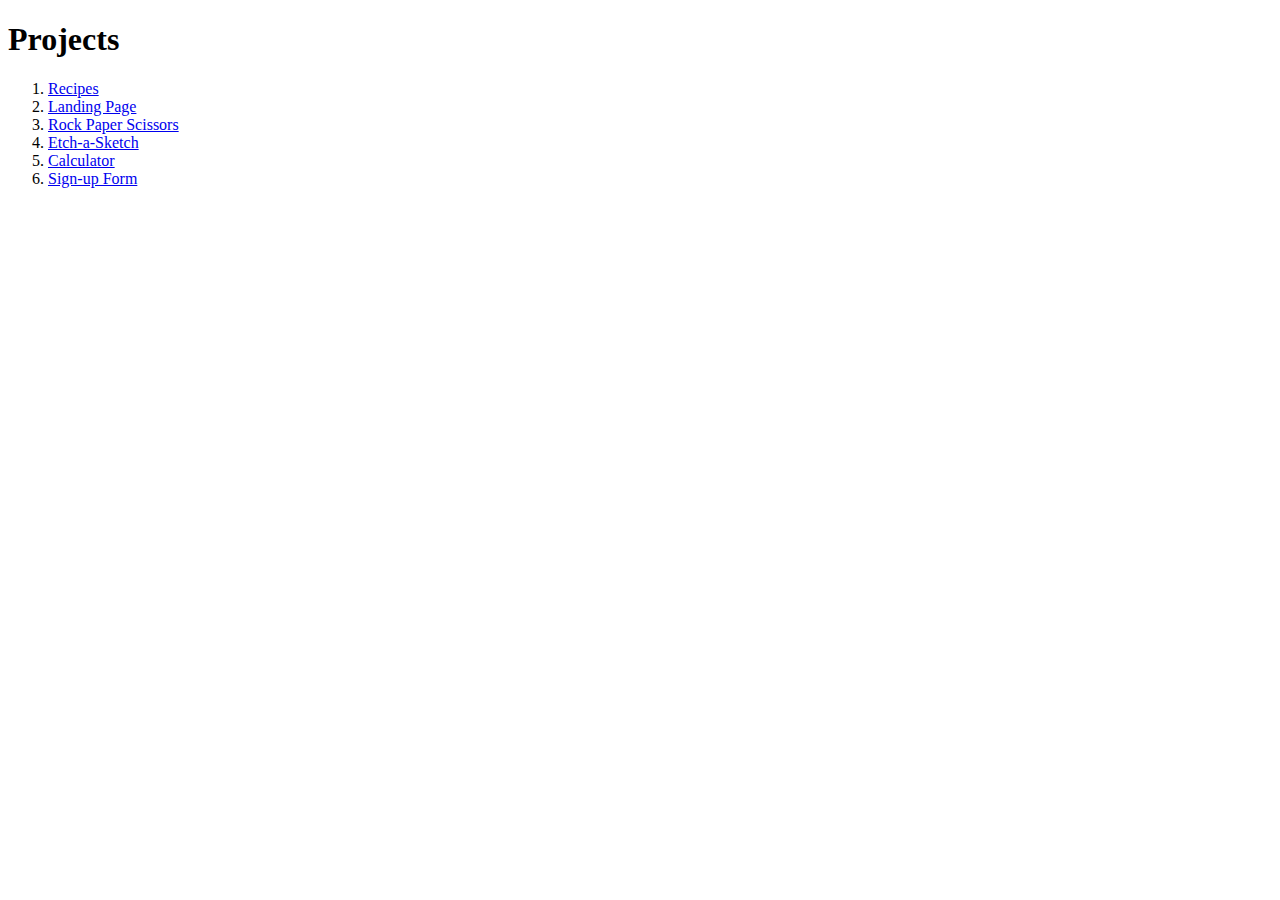
<file: index.html>
<!DOCTYPE html>
<html lang="en">
    <head>
        <meta charset="UTF-8">
        <title>Projects</title>
    </head>

    <body>
        <h1>Projects</h1>
        <ol>
            <li><a href="projects/recipes/">Recipes</a></li>
            <li><a href="projects/landing-page/">Landing Page</a></li>
            <li><a href="projects/rock-paper-scissors/">Rock Paper Scissors</a></li>
            <li><a href="projects/etch-a-sketch/">Etch-a-Sketch</a></li>
            <li><a href="projects/calculator/">Calculator</a></li>
            <li><a href="projects/sign-up-form/">Sign-up Form</a></li>
        </ol>
    </body>
</html>
</file>
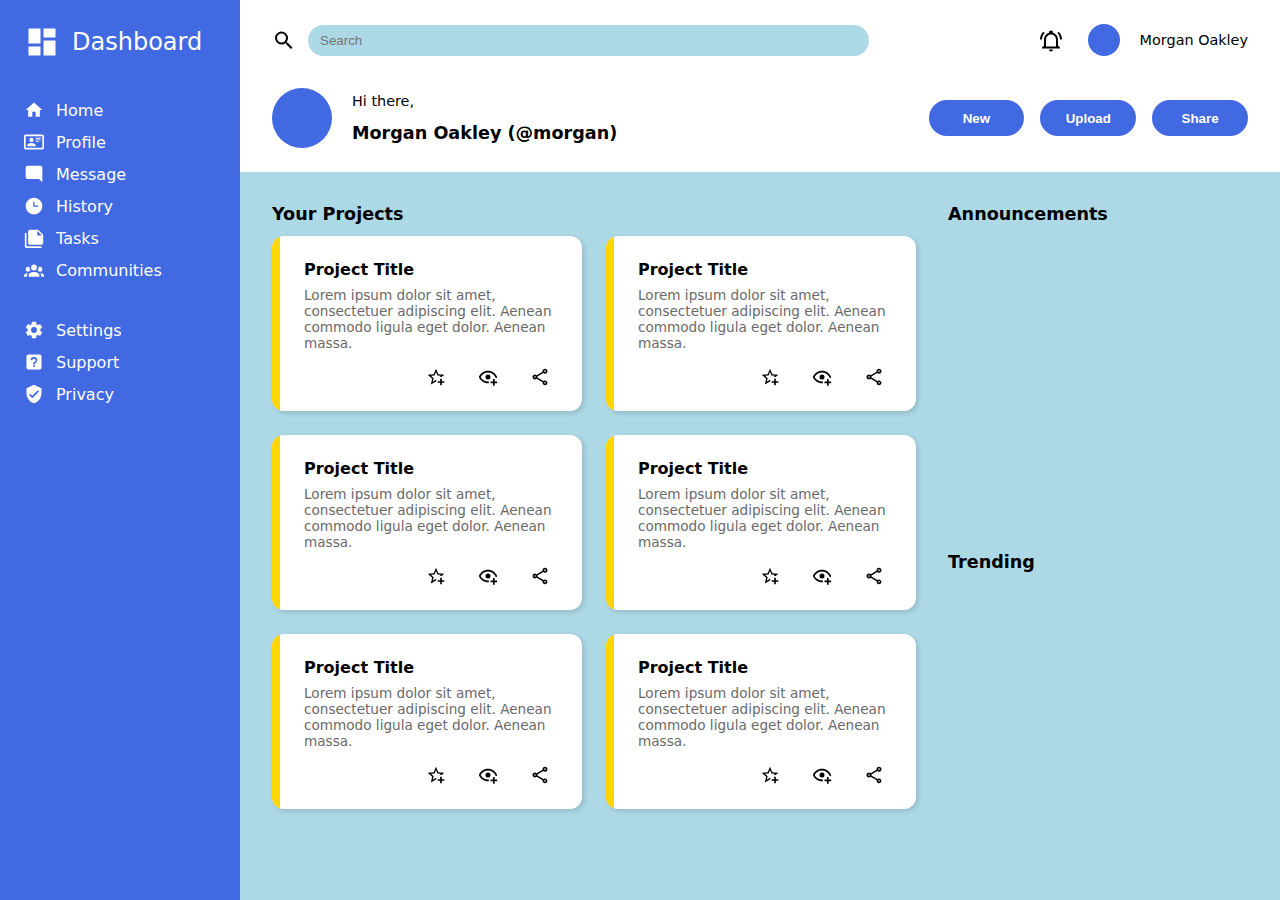
<file: projects/admin-dashboard/index.html>
<!DOCTYPE html>
<html lang="en">
<head>
    <meta charset="UTF-8">
    <meta name="viewport" content="width=device-width, initial-scale=1.0">
    <title>Admin Dashboard</title>
    <link rel="stylesheet" href="style.css">
</head>
<body>
    <div class="dashboard">
        <aside class="sidebar">
            <div class="logo">
                <svg class="icon" aria-hidden="true" viewBox="0 0 24 24">
                    <path d="M13,3V9H21V3M13,21H21V11H13M3,21H11V15H3M3,13H11V3H3V13Z" />
                </svg>
                <span>Dashboard</span>
            </div>

            <nav class="nav primary">
                <a href="../../index.html">
                    <svg class="icon" aria-hidden="true" viewBox="0 0 24 24">
                        <path d="M10,20V14H14V20H19V12H22L12,3L2,12H5V20H10Z" />
                    </svg>
                    <span>Home</span>
                </a>
                <a href="">
                    <svg class="icon" aria-hidden="true" viewBox="0 0 24 24">
                        <path d="M22,3H2C0.91,3.04 0.04,3.91 0,5V19C0.04,20.09 0.91,20.96 2,21H22C23.09,20.96 23.96,20.09 24,19V5C23.96,3.91 23.09,3.04 22,3M22,19H2V5H22V19M14,17V15.75C14,14.09 10.66,13.25 9,13.25C7.34,13.25 4,14.09 4,15.75V17H14M9,7A2.5,2.5 0 0,0 6.5,9.5A2.5,2.5 0 0,0 9,12A2.5,2.5 0 0,0 11.5,9.5A2.5,2.5 0 0,0 9,7M14,7V8H20V7H14M14,9V10H20V9H14M14,11V12H18V11H14" />
                    </svg>
                    <span>Profile</span>
                </a>
                <a href="">
                    <svg class="icon" aria-hidden="true" viewBox="0 0 24 24">
                        <path d="M22,4C22,2.89 21.1,2 20,2H4A2,2 0 0,0 2,4V16A2,2 0 0,0 4,18H18L22,22V4Z" />
                    </svg>
                    <span>Message</span>
                    </svg>
                </a>
                <a href="">
                    <svg class="icon" aria-hidden="true" viewBox="0 0 24 24">
                        <path d="M12 2C6.5 2 2 6.5 2 12C2 17.5 6.5 22 12 22C17.5 22 22 17.5 22 12S17.5 2 12 2M17 13H11V7H12.5V11.5H17V13Z" />
                    </svg>
                    <span>History</span>
                </a>
                <a href="">
                    <svg class="icon" aria-hidden="true" viewBox="0 0 24 24">
                        <path d="M16,9H21.5L16,3.5V9M7,2H17L23,8V18A2,2 0 0,1 21,20H7C5.89,20 5,19.1 5,18V4A2,2 0 0,1 7,2M3,6V22H21V24H3A2,2 0 0,1 1,22V6H3Z" />
                    </svg>
                    <span>Tasks</span>
                </a>
                <a href="">
                    <svg class="icon" aria-hidden="true" viewBox="0 0 24 24">
                        <path d="M12,5.5A3.5,3.5 0 0,1 15.5,9A3.5,3.5 0 0,1 12,12.5A3.5,3.5 0 0,1 8.5,9A3.5,3.5 0 0,1 12,5.5M5,8C5.56,8 6.08,8.15 6.53,8.42C6.38,9.85 6.8,11.27 7.66,12.38C7.16,13.34 6.16,14 5,14A3,3 0 0,1 2,11A3,3 0 0,1 5,8M19,8A3,3 0 0,1 22,11A3,3 0 0,1 19,14C17.84,14 16.84,13.34 16.34,12.38C17.2,11.27 17.62,9.85 17.47,8.42C17.92,8.15 18.44,8 19,8M5.5,18.25C5.5,16.18 8.41,14.5 12,14.5C15.59,14.5 18.5,16.18 18.5,18.25V20H5.5V18.25M0,20V18.5C0,17.11 1.89,15.94 4.45,15.6C3.86,16.28 3.5,17.22 3.5,18.25V20H0M24,20H20.5V18.25C20.5,17.22 20.14,16.28 19.55,15.6C22.11,15.94 24,17.11 24,18.5V20Z" />
                    </svg>
                    <span>Communities</span>
                </a>
            </nav>

            <nav class="nav secondary">
                <a href="">
                    <svg class="icon" aria-hidden="true" viewBox="0 0 24 24">
                        <path d="M12,15.5A3.5,3.5 0 0,1 8.5,12A3.5,3.5 0 0,1 12,8.5A3.5,3.5 0 0,1 15.5,12A3.5,3.5 0 0,1 12,15.5M19.43,12.97C19.47,12.65 19.5,12.33 19.5,12C19.5,11.67 19.47,11.34 19.43,11L21.54,9.37C21.73,9.22 21.78,8.95 21.66,8.73L19.66,5.27C19.54,5.05 19.27,4.96 19.05,5.05L16.56,6.05C16.04,5.66 15.5,5.32 14.87,5.07L14.5,2.42C14.46,2.18 14.25,2 14,2H10C9.75,2 9.54,2.18 9.5,2.42L9.13,5.07C8.5,5.32 7.96,5.66 7.44,6.05L4.95,5.05C4.73,4.96 4.46,5.05 4.34,5.27L2.34,8.73C2.21,8.95 2.27,9.22 2.46,9.37L4.57,11C4.53,11.34 4.5,11.67 4.5,12C4.5,12.33 4.53,12.65 4.57,12.97L2.46,14.63C2.27,14.78 2.21,15.05 2.34,15.27L4.34,18.73C4.46,18.95 4.73,19.03 4.95,18.95L7.44,17.94C7.96,18.34 8.5,18.68 9.13,18.93L9.5,21.58C9.54,21.82 9.75,22 10,22H14C14.25,22 14.46,21.82 14.5,21.58L14.87,18.93C15.5,18.67 16.04,18.34 16.56,17.94L19.05,18.95C19.27,19.03 19.54,18.95 19.66,18.73L21.66,15.27C21.78,15.05 21.73,14.78 21.54,14.63L19.43,12.97Z" />
                    </svg>
                    <span>Settings</span>
                </a>
                <a href="">
                    <svg class="icon" aria-hidden="true" viewBox="0 0 24 24">
                        <path d="M11,18H13V16H11V18M12,6A4,4 0 0,0 8,10H10A2,2 0 0,1 12,8A2,2 0 0,1 14,10C14,12 11,11.75 11,15H13C13,12.75 16,12.5 16,10A4,4 0 0,0 12,6M5,3H19A2,2 0 0,1 21,5V19A2,2 0 0,1 19,21H5A2,2 0 0,1 3,19V5A2,2 0 0,1 5,3Z" />
                    </svg>
                    <span>Support</span>
                </a>
                <a href="">
                    <svg class="icon" aria-hidden="true" viewBox="0 0 24 24">
                        <path d="M10,17L6,13L7.41,11.59L10,14.17L16.59,7.58L18,9M12,1L3,5V11C3,16.55 6.84,21.74 12,23C17.16,21.74 21,16.55 21,11V5L12,1Z" />
                    </svg>
                    <span>Privacy</span>
                </a>
            </nav>
        </aside>

        <header class="header">
            <div class="header-top">
                <div class="search">
                    <svg class="icon" aria-hidden="true" viewBox="0 0 24 24">
                        <path d="M9.5,3A6.5,6.5 0 0,1 16,9.5C16,11.11 15.41,12.59 14.44,13.73L14.71,14H15.5L20.5,19L19,20.5L14,15.5V14.71L13.73,14.44C12.59,15.41 11.11,16 9.5,16A6.5,6.5 0 0,1 3,9.5A6.5,6.5 0 0,1 9.5,3M9.5,5C7,5 5,7 5,9.5C5,12 7,14 9.5,14C12,14 14,12 14,9.5C14,7 12,5 9.5,5Z" />
                    </svg>
                    <input type="text" placeholder="Search">
                </div>

                <div class="user">
                    <button class="icon-button" aria-label="Notifications">
                        <svg class="icon" aria-hidden="true" viewBox="0 0 24 24">
                            <path d="M10,21H14A2,2 0 0,1 12,23A2,2 0 0,1 10,21M21,19V20H3V19L5,17V11C5,7.9 7.03,5.17 10,4.29C10,4.19 10,4.1 10,4A2,2 0 0,1 12,2A2,2 0 0,1 14,4C14,4.1 14,4.19 14,4.29C16.97,5.17 19,7.9 19,11V17L21,19M17,11A5,5 0 0,0 12,6A5,5 0 0,0 7,11V18H17V11M19.75,3.19L18.33,4.61C20.04,6.3 21,8.6 21,11H23C23,8.07 21.84,5.25 19.75,3.19M1,11H3C3,8.6 3.96,6.3 5.67,4.61L4.25,3.19C2.16,5.25 1,8.07 1,11Z" />
                        </svg>
                    </button>
                    <div class="profile-image small"></div>
                    <span class="username">Morgan Oakley</span>
                </div>
            </div>

            <div class="header-bottom">
                <div class="greeting">
                    <div class="profile-image large"></div>
                    <p class="greeting-sub">Hi there,</p>
                    <p class="greeting-main">Morgan Oakley (@morgan)</p>
                </div>

                <div class="actions">
                    <button>New</button>
                    <button>Upload</button>
                    <button>Share</button>
                </div>
            </div>
        </header>

        <main class="main-content">
            <section class="projects">
                <h2>Your Projects</h2>

                <div class="project-grid">
                    <article class="project-card">
                        <h3>Project Title</h3>
                        <p>Lorem ipsum dolor sit amet, consectetuer adipiscing elit. Aenean commodo ligula eget dolor. Aenean massa.</p>

                        <div class="card-actions">
                            <button class="icon-button" aria-label="Favorite">
                                <svg class="icon" aria-hidden="true" viewBox="0 0 24 24">
                                    <path d="M5.8 21L7.4 14L2 9.2L9.2 8.6L12 2L14.8 8.6L22 9.2L18.8 12H18C17.3 12 16.6 12.1 15.9 12.4L18.1 10.5L13.7 10.1L12 6.1L10.3 10.1L5.9 10.5L9.2 13.4L8.2 17.7L12 15.4L12.5 15.7C12.3 16.2 12.1 16.8 12.1 17.3L5.8 21M17 14V17H14V19H17V22H19V19H22V17H19V14H17Z" />
                                </svg>
                            </button>
                            <button class="icon-button" aria-label="Watch">
                                <svg class="icon" aria-hidden="true" viewBox="0 0 24 24">
                                    <path d="M12,4.5C7,4.5 2.73,7.61 1,12C2.73,16.39 7,19.5 12,19.5C12.36,19.5 12.72,19.5 13.08,19.45C13.03,19.13 13,18.82 13,18.5C13,18.14 13.04,17.78 13.1,17.42C12.74,17.46 12.37,17.5 12,17.5C8.24,17.5 4.83,15.36 3.18,12C4.83,8.64 8.24,6.5 12,6.5C15.76,6.5 19.17,8.64 20.82,12C20.7,12.24 20.56,12.45 20.43,12.68C21.09,12.84 21.72,13.11 22.29,13.5C22.56,13 22.8,12.5 23,12C21.27,7.61 17,4.5 12,4.5M12,9A3,3 0 0,0 9,12A3,3 0 0,0 12,15A3,3 0 0,0 15,12A3,3 0 0,0 12,9M18,14.5V17.5H15V19.5H18V22.5H20V19.5H23V17.5H20V14.5H18Z" />
                                </svg>
                            </button>
                            <button class="icon-button" aria-label="Share">
                                <svg class="icon" aria-hidden="true" viewBox="0 0 24 24">
                                    <path d="M18 16.08C17.24 16.08 16.56 16.38 16.04 16.85L8.91 12.7C8.96 12.47 9 12.24 9 12S8.96 11.53 8.91 11.3L15.96 7.19C16.5 7.69 17.21 8 18 8C19.66 8 21 6.66 21 5S19.66 2 18 2 15 3.34 15 5C15 5.24 15.04 5.47 15.09 5.7L8.04 9.81C7.5 9.31 6.79 9 6 9C4.34 9 3 10.34 3 12S4.34 15 6 15C6.79 15 7.5 14.69 8.04 14.19L15.16 18.34C15.11 18.55 15.08 18.77 15.08 19C15.08 20.61 16.39 21.91 18 21.91S20.92 20.61 20.92 19C20.92 17.39 19.61 16.08 18 16.08M18 4C18.55 4 19 4.45 19 5S18.55 6 18 6 17 5.55 17 5 17.45 4 18 4M6 13C5.45 13 5 12.55 5 12S5.45 11 6 11 7 11.45 7 12 6.55 13 6 13M18 20C17.45 20 17 19.55 17 19S17.45 18 18 18 19 18.45 19 19 18.55 20 18 20Z" />
                                </svg>
                            </button>
                        </div>
                    </article>
                    <article class="project-card">
                        <h3>Project Title</h3>
                        <p>Lorem ipsum dolor sit amet, consectetuer adipiscing elit. Aenean commodo ligula eget dolor. Aenean massa.</p>

                        <div class="card-actions">
                            <button class="icon-button" aria-label="Favorite">
                                <svg class="icon" aria-hidden="true" viewBox="0 0 24 24">
                                    <path d="M5.8 21L7.4 14L2 9.2L9.2 8.6L12 2L14.8 8.6L22 9.2L18.8 12H18C17.3 12 16.6 12.1 15.9 12.4L18.1 10.5L13.7 10.1L12 6.1L10.3 10.1L5.9 10.5L9.2 13.4L8.2 17.7L12 15.4L12.5 15.7C12.3 16.2 12.1 16.8 12.1 17.3L5.8 21M17 14V17H14V19H17V22H19V19H22V17H19V14H17Z" />
                                </svg>
                            </button>
                            <button class="icon-button" aria-label="Watch">
                                <svg class="icon" aria-hidden="true" viewBox="0 0 24 24">
                                    <path d="M12,4.5C7,4.5 2.73,7.61 1,12C2.73,16.39 7,19.5 12,19.5C12.36,19.5 12.72,19.5 13.08,19.45C13.03,19.13 13,18.82 13,18.5C13,18.14 13.04,17.78 13.1,17.42C12.74,17.46 12.37,17.5 12,17.5C8.24,17.5 4.83,15.36 3.18,12C4.83,8.64 8.24,6.5 12,6.5C15.76,6.5 19.17,8.64 20.82,12C20.7,12.24 20.56,12.45 20.43,12.68C21.09,12.84 21.72,13.11 22.29,13.5C22.56,13 22.8,12.5 23,12C21.27,7.61 17,4.5 12,4.5M12,9A3,3 0 0,0 9,12A3,3 0 0,0 12,15A3,3 0 0,0 15,12A3,3 0 0,0 12,9M18,14.5V17.5H15V19.5H18V22.5H20V19.5H23V17.5H20V14.5H18Z" />
                                </svg>
                            </button>
                            <button class="icon-button" aria-label="Share">
                                <svg class="icon" aria-hidden="true" viewBox="0 0 24 24">
                                    <path d="M18 16.08C17.24 16.08 16.56 16.38 16.04 16.85L8.91 12.7C8.96 12.47 9 12.24 9 12S8.96 11.53 8.91 11.3L15.96 7.19C16.5 7.69 17.21 8 18 8C19.66 8 21 6.66 21 5S19.66 2 18 2 15 3.34 15 5C15 5.24 15.04 5.47 15.09 5.7L8.04 9.81C7.5 9.31 6.79 9 6 9C4.34 9 3 10.34 3 12S4.34 15 6 15C6.79 15 7.5 14.69 8.04 14.19L15.16 18.34C15.11 18.55 15.08 18.77 15.08 19C15.08 20.61 16.39 21.91 18 21.91S20.92 20.61 20.92 19C20.92 17.39 19.61 16.08 18 16.08M18 4C18.55 4 19 4.45 19 5S18.55 6 18 6 17 5.55 17 5 17.45 4 18 4M6 13C5.45 13 5 12.55 5 12S5.45 11 6 11 7 11.45 7 12 6.55 13 6 13M18 20C17.45 20 17 19.55 17 19S17.45 18 18 18 19 18.45 19 19 18.55 20 18 20Z" />
                                </svg>
                            </button>
                        </div>
                    </article>
                    <article class="project-card">
                        <h3>Project Title</h3>
                        <p>Lorem ipsum dolor sit amet, consectetuer adipiscing elit. Aenean commodo ligula eget dolor. Aenean massa.</p>

                        <div class="card-actions">
                            <button class="icon-button" aria-label="Favorite">
                                <svg class="icon" aria-hidden="true" viewBox="0 0 24 24">
                                    <path d="M5.8 21L7.4 14L2 9.2L9.2 8.6L12 2L14.8 8.6L22 9.2L18.8 12H18C17.3 12 16.6 12.1 15.9 12.4L18.1 10.5L13.7 10.1L12 6.1L10.3 10.1L5.9 10.5L9.2 13.4L8.2 17.7L12 15.4L12.5 15.7C12.3 16.2 12.1 16.8 12.1 17.3L5.8 21M17 14V17H14V19H17V22H19V19H22V17H19V14H17Z" />
                                </svg>
                            </button>
                            <button class="icon-button" aria-label="Watch">
                                <svg class="icon" aria-hidden="true" viewBox="0 0 24 24">
                                    <path d="M12,4.5C7,4.5 2.73,7.61 1,12C2.73,16.39 7,19.5 12,19.5C12.36,19.5 12.72,19.5 13.08,19.45C13.03,19.13 13,18.82 13,18.5C13,18.14 13.04,17.78 13.1,17.42C12.74,17.46 12.37,17.5 12,17.5C8.24,17.5 4.83,15.36 3.18,12C4.83,8.64 8.24,6.5 12,6.5C15.76,6.5 19.17,8.64 20.82,12C20.7,12.24 20.56,12.45 20.43,12.68C21.09,12.84 21.72,13.11 22.29,13.5C22.56,13 22.8,12.5 23,12C21.27,7.61 17,4.5 12,4.5M12,9A3,3 0 0,0 9,12A3,3 0 0,0 12,15A3,3 0 0,0 15,12A3,3 0 0,0 12,9M18,14.5V17.5H15V19.5H18V22.5H20V19.5H23V17.5H20V14.5H18Z" />
                                </svg>
                            </button>
                            <button class="icon-button" aria-label="Share">
                                <svg class="icon" aria-hidden="true" viewBox="0 0 24 24">
                                    <path d="M18 16.08C17.24 16.08 16.56 16.38 16.04 16.85L8.91 12.7C8.96 12.47 9 12.24 9 12S8.96 11.53 8.91 11.3L15.96 7.19C16.5 7.69 17.21 8 18 8C19.66 8 21 6.66 21 5S19.66 2 18 2 15 3.34 15 5C15 5.24 15.04 5.47 15.09 5.7L8.04 9.81C7.5 9.31 6.79 9 6 9C4.34 9 3 10.34 3 12S4.34 15 6 15C6.79 15 7.5 14.69 8.04 14.19L15.16 18.34C15.11 18.55 15.08 18.77 15.08 19C15.08 20.61 16.39 21.91 18 21.91S20.92 20.61 20.92 19C20.92 17.39 19.61 16.08 18 16.08M18 4C18.55 4 19 4.45 19 5S18.55 6 18 6 17 5.55 17 5 17.45 4 18 4M6 13C5.45 13 5 12.55 5 12S5.45 11 6 11 7 11.45 7 12 6.55 13 6 13M18 20C17.45 20 17 19.55 17 19S17.45 18 18 18 19 18.45 19 19 18.55 20 18 20Z" />
                                </svg>
                            </button>
                        </div>
                    </article>
                    <article class="project-card">
                        <h3>Project Title</h3>
                        <p>Lorem ipsum dolor sit amet, consectetuer adipiscing elit. Aenean commodo ligula eget dolor. Aenean massa.</p>

                        <div class="card-actions">
                            <button class="icon-button" aria-label="Favorite">
                                <svg class="icon" aria-hidden="true" viewBox="0 0 24 24">
                                    <path d="M5.8 21L7.4 14L2 9.2L9.2 8.6L12 2L14.8 8.6L22 9.2L18.8 12H18C17.3 12 16.6 12.1 15.9 12.4L18.1 10.5L13.7 10.1L12 6.1L10.3 10.1L5.9 10.5L9.2 13.4L8.2 17.7L12 15.4L12.5 15.7C12.3 16.2 12.1 16.8 12.1 17.3L5.8 21M17 14V17H14V19H17V22H19V19H22V17H19V14H17Z" />
                                </svg>
                            </button>
                            <button class="icon-button" aria-label="Watch">
                                <svg class="icon" aria-hidden="true" viewBox="0 0 24 24">
                                    <path d="M12,4.5C7,4.5 2.73,7.61 1,12C2.73,16.39 7,19.5 12,19.5C12.36,19.5 12.72,19.5 13.08,19.45C13.03,19.13 13,18.82 13,18.5C13,18.14 13.04,17.78 13.1,17.42C12.74,17.46 12.37,17.5 12,17.5C8.24,17.5 4.83,15.36 3.18,12C4.83,8.64 8.24,6.5 12,6.5C15.76,6.5 19.17,8.64 20.82,12C20.7,12.24 20.56,12.45 20.43,12.68C21.09,12.84 21.72,13.11 22.29,13.5C22.56,13 22.8,12.5 23,12C21.27,7.61 17,4.5 12,4.5M12,9A3,3 0 0,0 9,12A3,3 0 0,0 12,15A3,3 0 0,0 15,12A3,3 0 0,0 12,9M18,14.5V17.5H15V19.5H18V22.5H20V19.5H23V17.5H20V14.5H18Z" />
                                </svg>
                            </button>
                            <button class="icon-button" aria-label="Share">
                                <svg class="icon" aria-hidden="true" viewBox="0 0 24 24">
                                    <path d="M18 16.08C17.24 16.08 16.56 16.38 16.04 16.85L8.91 12.7C8.96 12.47 9 12.24 9 12S8.96 11.53 8.91 11.3L15.96 7.19C16.5 7.69 17.21 8 18 8C19.66 8 21 6.66 21 5S19.66 2 18 2 15 3.34 15 5C15 5.24 15.04 5.47 15.09 5.7L8.04 9.81C7.5 9.31 6.79 9 6 9C4.34 9 3 10.34 3 12S4.34 15 6 15C6.79 15 7.5 14.69 8.04 14.19L15.16 18.34C15.11 18.55 15.08 18.77 15.08 19C15.08 20.61 16.39 21.91 18 21.91S20.92 20.61 20.92 19C20.92 17.39 19.61 16.08 18 16.08M18 4C18.55 4 19 4.45 19 5S18.55 6 18 6 17 5.55 17 5 17.45 4 18 4M6 13C5.45 13 5 12.55 5 12S5.45 11 6 11 7 11.45 7 12 6.55 13 6 13M18 20C17.45 20 17 19.55 17 19S17.45 18 18 18 19 18.45 19 19 18.55 20 18 20Z" />
                                </svg>
                            </button>
                        </div>
                    </article>
                    <article class="project-card">
                        <h3>Project Title</h3>
                        <p>Lorem ipsum dolor sit amet, consectetuer adipiscing elit. Aenean commodo ligula eget dolor. Aenean massa.</p>

                        <div class="card-actions">
                            <button class="icon-button" aria-label="Favorite">
                                <svg class="icon" aria-hidden="true" viewBox="0 0 24 24">
                                    <path d="M5.8 21L7.4 14L2 9.2L9.2 8.6L12 2L14.8 8.6L22 9.2L18.8 12H18C17.3 12 16.6 12.1 15.9 12.4L18.1 10.5L13.7 10.1L12 6.1L10.3 10.1L5.9 10.5L9.2 13.4L8.2 17.7L12 15.4L12.5 15.7C12.3 16.2 12.1 16.8 12.1 17.3L5.8 21M17 14V17H14V19H17V22H19V19H22V17H19V14H17Z" />
                                </svg>
                            </button>
                            <button class="icon-button" aria-label="Watch">
                                <svg class="icon" aria-hidden="true" viewBox="0 0 24 24">
                                    <path d="M12,4.5C7,4.5 2.73,7.61 1,12C2.73,16.39 7,19.5 12,19.5C12.36,19.5 12.72,19.5 13.08,19.45C13.03,19.13 13,18.82 13,18.5C13,18.14 13.04,17.78 13.1,17.42C12.74,17.46 12.37,17.5 12,17.5C8.24,17.5 4.83,15.36 3.18,12C4.83,8.64 8.24,6.5 12,6.5C15.76,6.5 19.17,8.64 20.82,12C20.7,12.24 20.56,12.45 20.43,12.68C21.09,12.84 21.72,13.11 22.29,13.5C22.56,13 22.8,12.5 23,12C21.27,7.61 17,4.5 12,4.5M12,9A3,3 0 0,0 9,12A3,3 0 0,0 12,15A3,3 0 0,0 15,12A3,3 0 0,0 12,9M18,14.5V17.5H15V19.5H18V22.5H20V19.5H23V17.5H20V14.5H18Z" />
                                </svg>
                            </button>
                            <button class="icon-button" aria-label="Share">
                                <svg class="icon" aria-hidden="true" viewBox="0 0 24 24">
                                    <path d="M18 16.08C17.24 16.08 16.56 16.38 16.04 16.85L8.91 12.7C8.96 12.47 9 12.24 9 12S8.96 11.53 8.91 11.3L15.96 7.19C16.5 7.69 17.21 8 18 8C19.66 8 21 6.66 21 5S19.66 2 18 2 15 3.34 15 5C15 5.24 15.04 5.47 15.09 5.7L8.04 9.81C7.5 9.31 6.79 9 6 9C4.34 9 3 10.34 3 12S4.34 15 6 15C6.79 15 7.5 14.69 8.04 14.19L15.16 18.34C15.11 18.55 15.08 18.77 15.08 19C15.08 20.61 16.39 21.91 18 21.91S20.92 20.61 20.92 19C20.92 17.39 19.61 16.08 18 16.08M18 4C18.55 4 19 4.45 19 5S18.55 6 18 6 17 5.55 17 5 17.45 4 18 4M6 13C5.45 13 5 12.55 5 12S5.45 11 6 11 7 11.45 7 12 6.55 13 6 13M18 20C17.45 20 17 19.55 17 19S17.45 18 18 18 19 18.45 19 19 18.55 20 18 20Z" />
                                </svg>
                            </button>
                        </div>
                    </article>
                    <article class="project-card">
                        <h3>Project Title</h3>
                        <p>Lorem ipsum dolor sit amet, consectetuer adipiscing elit. Aenean commodo ligula eget dolor. Aenean massa.</p>

                        <div class="card-actions">
                            <button class="icon-button" aria-label="Favorite">
                                <svg class="icon" aria-hidden="true" viewBox="0 0 24 24">
                                    <path d="M5.8 21L7.4 14L2 9.2L9.2 8.6L12 2L14.8 8.6L22 9.2L18.8 12H18C17.3 12 16.6 12.1 15.9 12.4L18.1 10.5L13.7 10.1L12 6.1L10.3 10.1L5.9 10.5L9.2 13.4L8.2 17.7L12 15.4L12.5 15.7C12.3 16.2 12.1 16.8 12.1 17.3L5.8 21M17 14V17H14V19H17V22H19V19H22V17H19V14H17Z" />
                                </svg>
                            </button>
                            <button class="icon-button" aria-label="Watch">
                                <svg class="icon" aria-hidden="true" viewBox="0 0 24 24">
                                    <path d="M12,4.5C7,4.5 2.73,7.61 1,12C2.73,16.39 7,19.5 12,19.5C12.36,19.5 12.72,19.5 13.08,19.45C13.03,19.13 13,18.82 13,18.5C13,18.14 13.04,17.78 13.1,17.42C12.74,17.46 12.37,17.5 12,17.5C8.24,17.5 4.83,15.36 3.18,12C4.83,8.64 8.24,6.5 12,6.5C15.76,6.5 19.17,8.64 20.82,12C20.7,12.24 20.56,12.45 20.43,12.68C21.09,12.84 21.72,13.11 22.29,13.5C22.56,13 22.8,12.5 23,12C21.27,7.61 17,4.5 12,4.5M12,9A3,3 0 0,0 9,12A3,3 0 0,0 12,15A3,3 0 0,0 15,12A3,3 0 0,0 12,9M18,14.5V17.5H15V19.5H18V22.5H20V19.5H23V17.5H20V14.5H18Z" />
                                </svg>
                            </button>
                            <button class="icon-button" aria-label="Share">
                                <svg class="icon" aria-hidden="true" viewBox="0 0 24 24">
                                    <path d="M18 16.08C17.24 16.08 16.56 16.38 16.04 16.85L8.91 12.7C8.96 12.47 9 12.24 9 12S8.96 11.53 8.91 11.3L15.96 7.19C16.5 7.69 17.21 8 18 8C19.66 8 21 6.66 21 5S19.66 2 18 2 15 3.34 15 5C15 5.24 15.04 5.47 15.09 5.7L8.04 9.81C7.5 9.31 6.79 9 6 9C4.34 9 3 10.34 3 12S4.34 15 6 15C6.79 15 7.5 14.69 8.04 14.19L15.16 18.34C15.11 18.55 15.08 18.77 15.08 19C15.08 20.61 16.39 21.91 18 21.91S20.92 20.61 20.92 19C20.92 17.39 19.61 16.08 18 16.08M18 4C18.55 4 19 4.45 19 5S18.55 6 18 6 17 5.55 17 5 17.45 4 18 4M6 13C5.45 13 5 12.55 5 12S5.45 11 6 11 7 11.45 7 12 6.55 13 6 13M18 20C17.45 20 17 19.55 17 19S17.45 18 18 18 19 18.45 19 19 18.55 20 18 20Z" />
                                </svg>
                            </button>
                        </div>
                    </article>
                </div>
            </section>

            <section class="announcements">
                <h2>Announcements</h2>
            </section>

            <section class="trending">
                <h2>Trending</h2>
            </section>
        </main>
    </div>
</body>
</html>
</file>
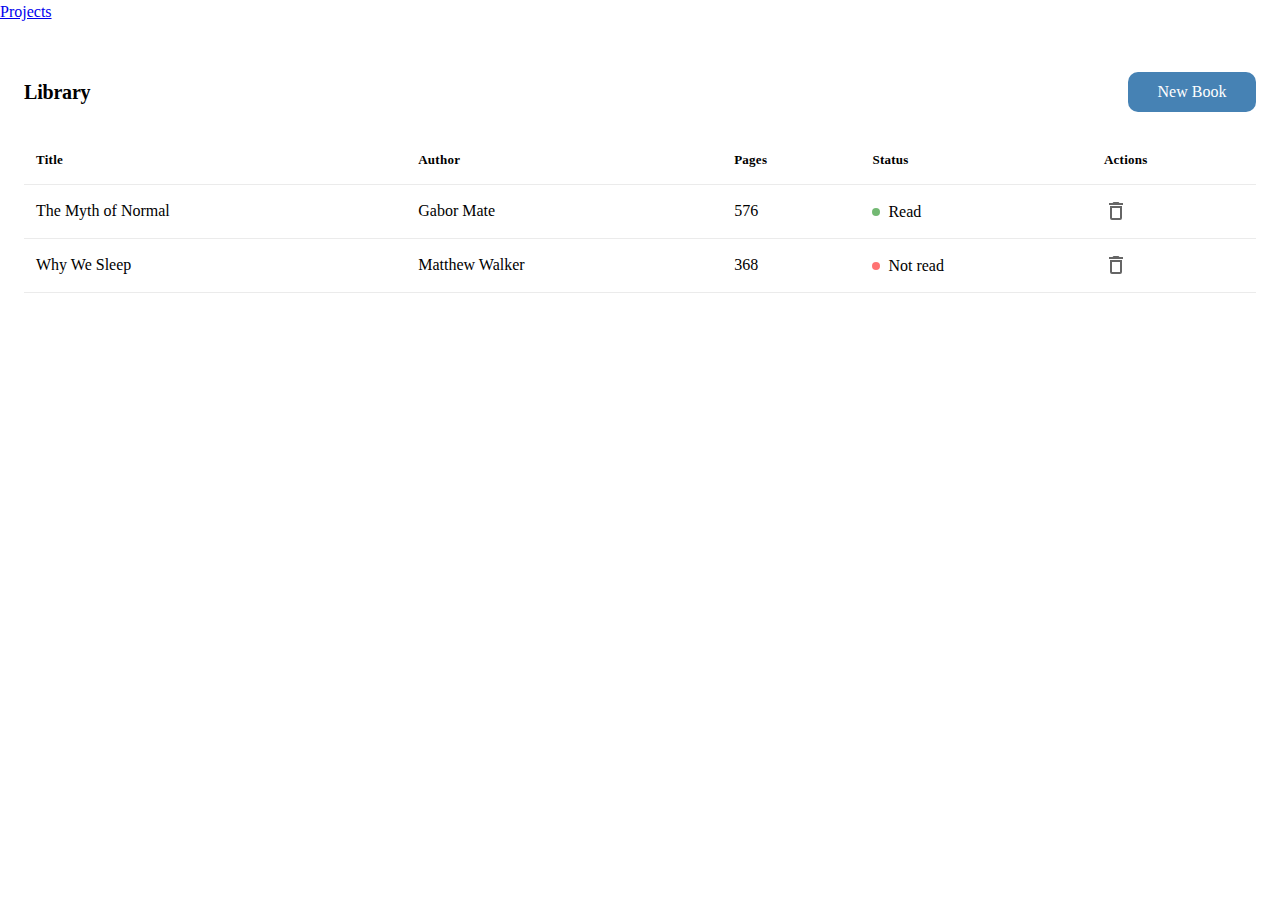
<file: projects/library/index.html>
<!DOCTYPE html>
<html lang="en">
<head>
    <meta charset="UTF-8">
    <meta name="viewport" content="width=device-width, initial-scale=1.0">
    <title>Library</title>
    <link rel="stylesheet" href="style.css">
    <script src="./script.js" defer></script>
</head>
<body>
    <a href="../../index.html">Projects</a>

    <section class="library" aria-label="Library">
        <header class="library-header">
            <h1 class="library-title">Library</h1>
            <button class="btn" id="new-book-btn" type="button">New Book</button>

            <dialog class="book-dialog" id="book-dialog" aria-label="Add a new book">
                <form class="book-form" id="book-form" method="dialog">
                    <header class="dialog-header">
                        <h2 class="dialog-title">Add book</h2>
                        <button class="icon-btn" id="close-dialog" type="button" aria-label="Close">
                            <svg viewBox="0 0 24 24" aria-hidden="true">
                                <path d="M19,6.41L17.59,5L12,10.59L6.41,5L5,6.41L10.59,12L5,17.59L6.41,19L12,13.41L17.59,19L19,17.59L13.41,12L19,6.41Z" />
                            </svg>
                        </button>
                    </header>

                    <div class="form-row">
                        <label for="title">Title</label>
                        <input type="text" id="title" name="title" autocomplete="off" required>
                    </div>

                    <div class="form-row">
                        <label for="author">Author</label>
                        <input type="text" id="author" name="author" autocomplete="off" required>
                    </div>
                    
                    <div class="form-row">
                        <label for="pages">Pages</label>
                        <input type="number" min="1" id="pages" name="pages" required>
                    </div>

                    <label class="checkbox">
                        <input type="checkbox" id="is-read" name="isRead">
                        Read
                    </label>

                    <div class="dialog-actions">
                        <button class="btn" value="confirm" type="submit">Add</button>
                        <button class="btn cancel-btn" value="cancel" type="button" id="cancel-dialog">Cancel</button>
                    </div>
                </form>
            </dialog>
        </header>

        <div class="table-wrap">
            <table class="book-table">
                <thead>
                    <tr>
                        <th>Title</th>
                        <th>Author</th>
                        <th class="col-num">Pages</th>
                        <th>Status</th>
                        <th>Actions</th>
                    </tr>
                </thead>

                <tbody id="library"></tbody>
            </table>
        </div>
    </section>
</body>
</html>
</file>
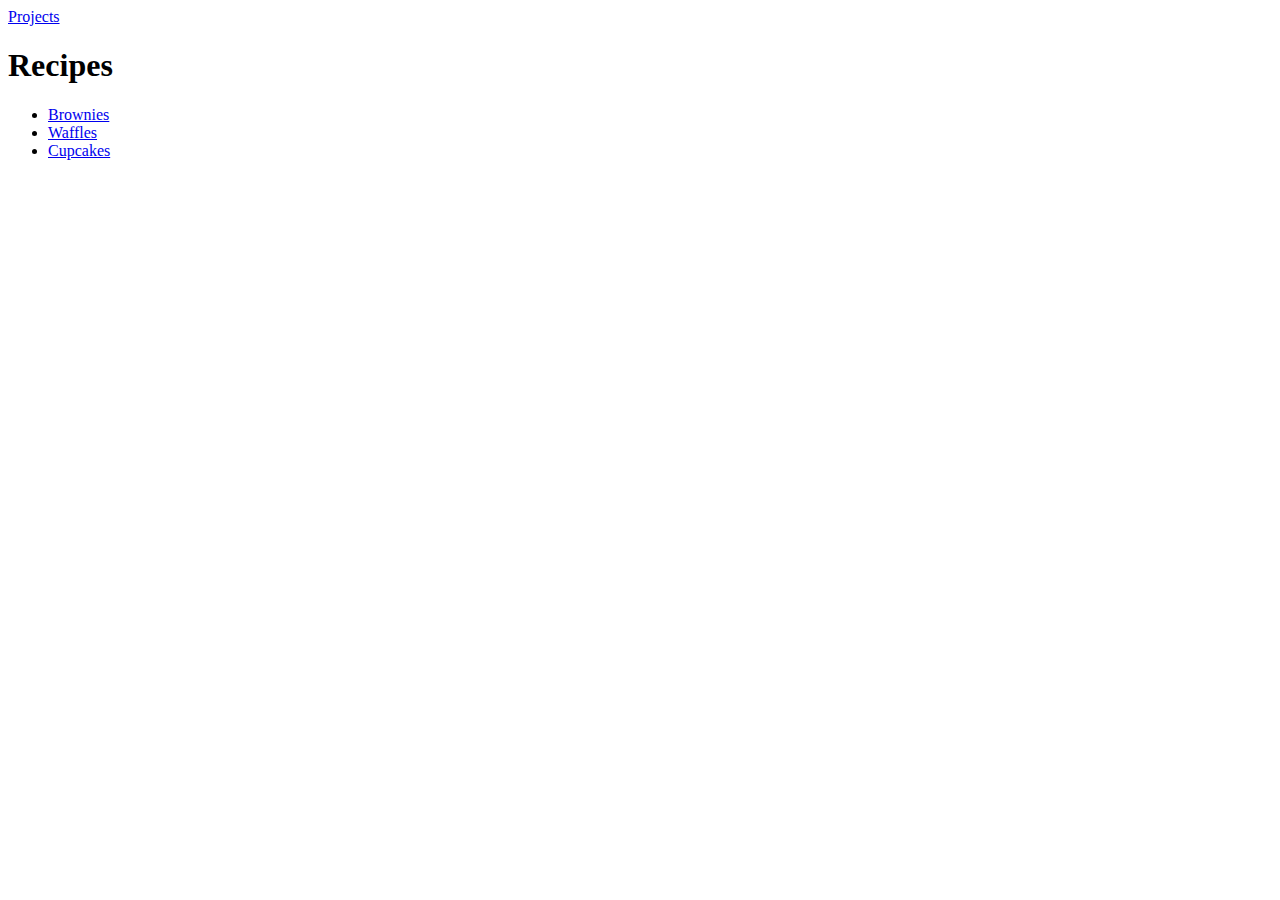
<file: projects/recipes/index.html>
<!DOCTYPE html>
<html lang="en">
    <head>
        <meta charset="UTF-8">
        <title>Recipes</title>
    </head>

    <body>
        <a href="../../">Projects</a>

        <h1>Recipes</h1>
        <ul>
            <li><a href="recipe/brownies.html">Brownies</a></li>
            <li><a href="recipe/waffles.html">Waffles</a></li>
            <li><a href="recipe/cupcakes.html">Cupcakes</a></li>
        </ul>
    </body>
</html>
</file>
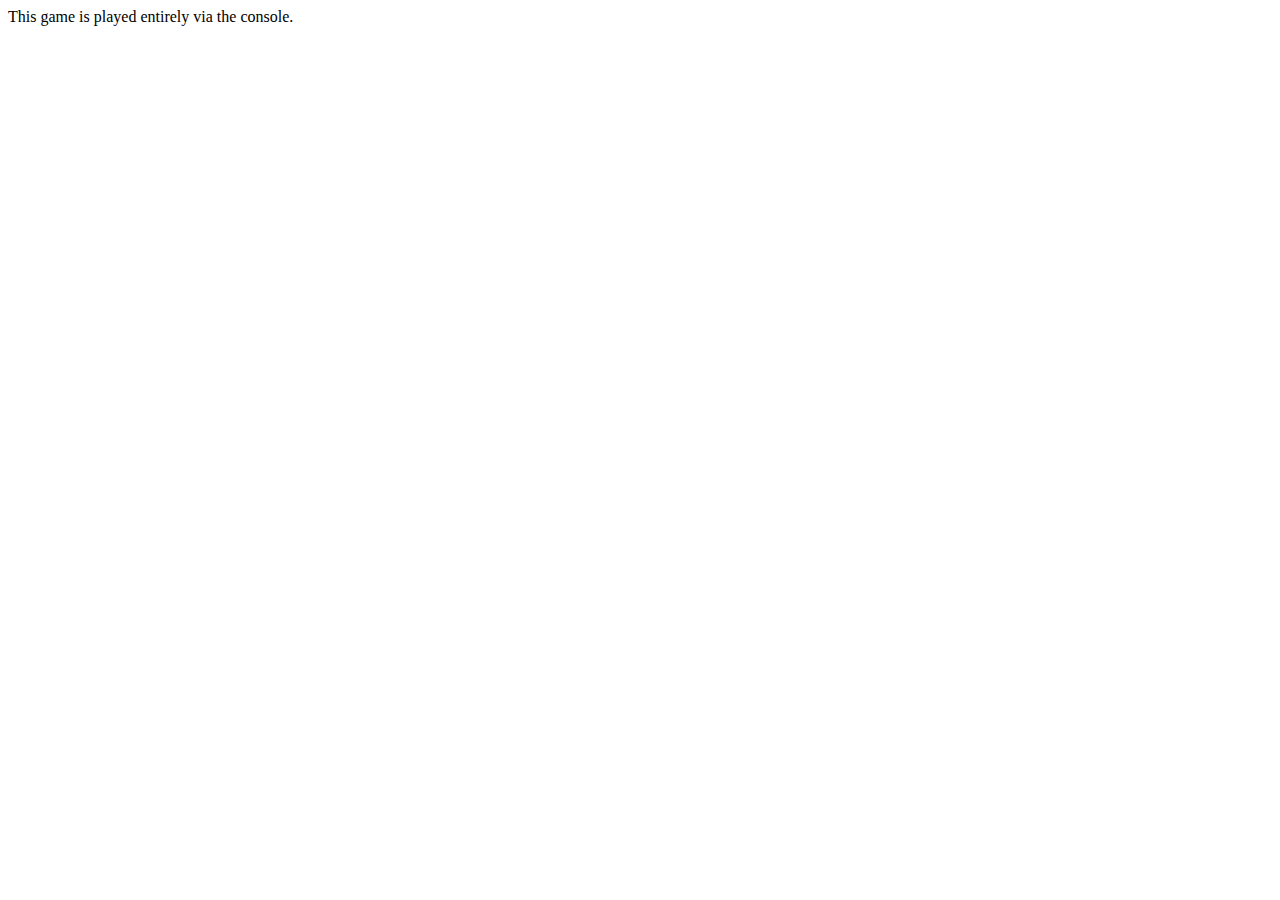
<file: projects/rock-paper-scissors/index.html>
<!DOCTYPE html>
<html lang="en">
<head>
    <meta charset="UTF-8">
    <meta name="viewport" content="width=device-width, initial-scale=1.0">
    <title>Rock Paper Scissors</title>
    <script src="javascript.js"></script>
</head>
<body>
    This game is played entirely via the console.
</body>
</html>
</file>
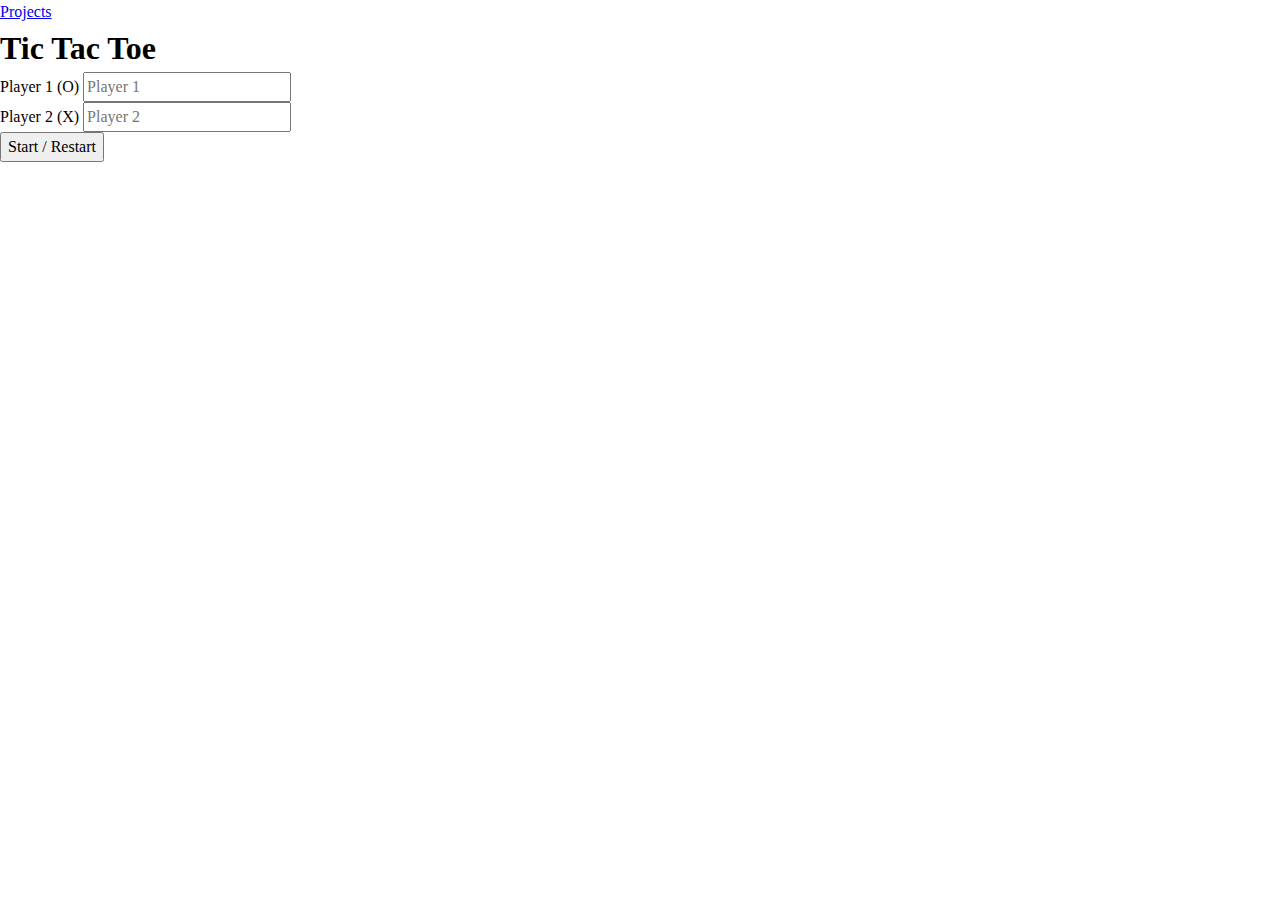
<file: projects/tic-tac-toe/index.html>
<!DOCTYPE html>
<html lang="en">
<head>
    <meta charset="UTF-8">
    <meta name="viewport" content="width=device-width, initial-scale=1.0">
    <title>Tic Tac Toe</title>
    <link rel="stylesheet" href="style.css">
    <script src="./script.js" defer></script>
</head>
<body>
    <a href="../../index.html">Projects</a>
    
    <h1>Tic Tac Toe</h1>

    <section class="controls">
        <div class="field">
            <label for="player1">Player 1 (O)</label>
            <input id="player1" type="text" placeholder="Player 1">
        </div>

        <div class="field">
            <label for="player2">Player 2 (X)</label>
            <input id="player2" type="text" placeholder="Player 2">
        </div>

        <button id="startBtn" type="button">Start / Restart</button>
    </section>

    <p id="status"></p>
    <div id="board"></div>
</body>
</html>
</file>
<file: projects/admin-dashboard/style.css>
* {
    box-sizing: border-box;
    margin: 0;
}

h2 {
    font-size: 1.1rem;
    font-weight: 600;
    margin-bottom: 0.75rem;
}

h3 {
    font-size: 1rem;
}

a {
    text-decoration: none;
    color: inherit;
}

body {
    margin: 0;
    font-family: system-ui, sans-serif;
}

.dashboard {
    min-height: 100vh;
    display: grid;
    grid-template-columns: 240px 1fr;
    grid-template-rows: auto 1fr;
}

.sidebar {
    grid-row: 1 / 3;
    background-color: royalblue;
    color: white;
    padding: 1.5rem;

    display: flex;
    flex-direction: column;
    gap: 2.5rem;
}

.nav {
    display: flex;
    flex-direction: column;
    gap: 0.75rem;
}

.sidebar .logo {
    display: grid;
    grid-template-columns: 32px 1fr;
    align-items: center;
    gap: 1rem;

    font-size: 1.5rem;
}

.sidebar .nav a {
    display: grid;
    grid-template-columns: 20px 1fr;
    align-items: center;
    gap: 0.75rem;
}

.icon {
    width: 20px;
    height: 20px;
    fill: currentColor;
    display: block;
}

.logo .icon {
    width: 36px;
    height: 36px;
}

.header .icon {
    width: 24px;
    height: 25px;
}

.header {
    background-color: white;
    padding: 1.5rem 2rem;

    display: grid;
    gap: 2rem;

    font-size: 0.9rem;
}

.header-top,
.header-bottom {
    display: grid;
    grid-template-columns: 1fr auto;
    align-items: center;
    gap: 1.5rem;
}

.search {
    display: grid;
    grid-template-columns: auto 1fr;
    align-items: center;
    gap: 0.75rem;
}

.search input {
    width: 80%;

    border: none;
    border-radius: 1rem;
    background-color: lightblue;
    padding: 0.5rem 0.75rem;
}

.profile-image {
    background-color: royalblue;
    border-radius: 50%;
    flex-shrink: 0;
}

.profile-image.small {
    width: 32px;
    height: 32px;
}

.icon-button {
    border: none;
    background: transparent;
    cursor: pointer;
    color: inherit;
}

.profile-image.large {
    width: 60px;
    height: 60px;
}

.user {
    display: flex;
    align-items: center;
    gap: 1.2rem;
}

.actions {
    display: grid;
    grid-template-columns: repeat(3, 1fr);
    gap: 1rem;
}

.actions button {
    border: none;
    border-radius: 3em;
    padding: 0.8em 1.9em;

    background-color: royalblue;
    color: white;
    font-weight: 600;
}

.greeting {
    display: grid;
    grid-template-columns: auto 1fr;
    grid-template-rows: auto auto;
    column-gap: 1.25rem;
    row-gap: 0.25rem;
    align-items: center;
}

.greeting .profile-image {
    grid-row: 1 / 3;
}

.greeting-sub,
.greeting-main {
    margin: 0;
}

.greeting-main {
    font-size: 1.1rem;
    font-weight: 600;
}

.main-content {
    background-color: lightblue;
    padding: 2rem;

    display: grid;
    grid-template-columns: minmax(250px, 1fr) 300px;
    gap: 2rem;
}

.projects {
    grid-row: 1 / 3;
}

.project-grid {
    display: grid;
    grid-template-columns: repeat(auto-fill, minmax(250px, 1fr));
    gap: 1.5rem;
}

.project-card {
    position: relative;
    overflow: hidden;

    padding: 1.5rem 1.5rem 1rem 2rem;

    background-color: white;
    border-radius: 0.75rem;
    box-shadow: 2px 2px 5px rgba(0, 0, 0, 0.15);

    display: flex;
    flex-direction: column;
    gap: 0.5rem;
}

.project-card::before {
    content: "";
    position: absolute;
    left: 0;
    top: 0;
    width: 8px;
    height: 100%;
    background: gold;
}

.project-card p {
    font-size: 0.85em;
    color: dimgray;
}

.card-actions {
    margin-top: auto;
    display: flex;
    justify-content: flex-end;
    gap: 1rem;
}

.card-actions .icon-button {
    width: 36px;
    height: 36px;
    display: grid;
    place-items: center;
}

.panel {
    background: white;
    border-radius: 0.75rem;
    box-shadow: 2px 2px 5px rgba(0, 0, 0, 0.15);
    padding: 1.5rem;
}

.announcement h3 {
    font-size: 0.9rem;
}

.announcement p {
    margin: 0.4rem 0;
    font-size: 0.75rem;
    color: dimgray;
}

.announcement + .announcement {
    border-top: 1px solid rgba(0, 0, 0, 0.15);
    margin-top: 1rem;
    padding-top: 1rem;
}

.trending-list {
    list-style: none;
    display: grid;
    padding: 0;
    gap: 1.25rem;
}

.trending-item {
    display: grid;
    grid-template-columns: auto 1fr;
    gap: 0.85rem;
    align-items: center;
}

.trending-item p:last-child {
    margin-top: 0.2rem;
}

.handle {
    font-size: 0.9rem;
    font-weight: 500;
}

.project-name {
    font-size: 0.8rem;
    color: dimgray;
}
</file>
<file: projects/library/style.css>
*,
*::before,
*::after {
    box-sizing: border-box;
}

*:not(dialog) {
    margin: 0;
}

body {
    line-height: 1.5;
    -webkit-font-smoothing: antialiased;
}

img,
picture,
video,
canvas,
svg {
    display: block;
    max-width: 100%;
}

input,
button,
textarea,
select {
    font: inherit;
}

p,
h1,
h2,
h3,
h4,
h5,
h6 {
    overflow-wrap: break-word;
}

p {
    text-wrap: pretty;
}

h1,
h2,
h3,
h4,
h5,
h6 {
    text-wrap: balance;
}

.library {
    padding: 1.5rem;
}

.library-header {
    display: flex;
    align-items: center;
    justify-content: space-between;
    gap: 16px;
    margin: 24px 0;
}

.library-title {
    font-size: 20px;
    font-weight: 600;
    letter-spacing: -0.01em;
}

.table-wrap {
    overflow-x: auto;
}

.book-table {
    width: 100%;
    border-collapse: collapse;
}

.book-table th,
.book-table td {
    padding: 14px 12px;
    border-bottom: 1px solid rgba(0, 0, 0, 0.08);
    text-align: left;
    vertical-align: middle;
}

.book-table th {
    font-size: 13px;
    font-weight: 600;
    letter-spacing: 0.02em;
}

.col-num {
    text-align: right;
    white-space: nowrap;
}

.status {
    display: inline-flex;
    align-items: center;
    gap: 8px;
    white-space: nowrap;
}

.status-dot {
    width: 8px;
    height: 8px;
    border-radius: 50%;
    background: currentColor;
    opacity: 0.55;
}

.status[data-read="true"] .status-dot {
    color: green;
}

.status[data-read="false"] .status-dot {
    color: red;
}

.table-actions {
    white-space: nowrap;
}

.action-btn {
    width: 1.5rem;
    height: 1.5rem;
    padding: 0;
    border: none;
    background: transparent;
    cursor: pointer;
    display: grid;
    place-items: center;
}

.action-btn svg {
    width: 100%;
    height: 100%;
    opacity: 0.6;
}

.action-btn:hover svg {
    opacity: 1;
}

.book-dialog {
    border: none;
    padding: 0;
    border-radius: 16px;
    width: min(520px, calc(100% - 2rem));
}

.book-dialog::backdrop {
    background: rgba(0, 0, 0, 0.35);
}

.book-form {
    padding: 2rem;
}

.dialog-header {
    display: flex;
    align-items: center;
    justify-content: space-between;
    gap: 12px;
    margin-bottom: 16px;
}

.dialog-title {
    font-size: 24px;
    font-weight: 600;
    letter-spacing: -0.01em;
}

.icon-btn {
    width: 32px;
    height: 32px;
    padding: 0;
    border: none;
    background: transparent;
    cursor: pointer;
}

.icon-btn:hover {
    opacity: 0.7;
}

.form-row {
    display: grid;
    gap: 6px;
    margin-bottom: 12px;
}

.book-form input[type="text"],
.book-form input[type="number"] {
    padding: 10px 12px;
    border: 1px solid rgba(0, 0, 0, 0.12);
    border-radius: 10px;
}

.checkbox {
    display: inline-flex;
    align-items: center;
    gap: 8px;
    margin: 8px 0 16px;
}

.dialog-actions {
    display: flex;
    justify-content: flex-end;
    gap: 10px;
}

.btn {
    min-width: 8rem;
    min-height: 2.5rem;
    border-radius: 10px;
    border: none;
    background-color: steelblue;
    color: white;
    cursor: pointer;
}

.cancel-btn {
    background: slategrey;
}
</file>
<file: projects/tic-tac-toe/style.css>
*,
*::before,
*::after {
    box-sizing: border-box;
}

*:not(dialog) {
    margin: 0;
}

body {
    line-height: 1.5;
    -webkit-font-smoothing: antialiased;
}

img,
picture,
video,
canvas,
svg {
    display: block;
    max-width: 100%;
}

input,
button,
textarea,
select {
    font: inherit;
}

p,
h1,
h2,
h3,
h4,
h5,
h6 {
    overflow-wrap: break-word;
}

p {
    text-wrap: pretty;
}

h1,
h2,
h3,
h4,
h5,
h6 {
    text-wrap: balance;
}

#board {
    display: grid;
    grid-template-columns: repeat(3, 1fr);
    gap: 8px;
    width: 240px;
}

.cell {
    width: 80px;
    height: 80px;
    font-size: 2rem;
}
</file>
